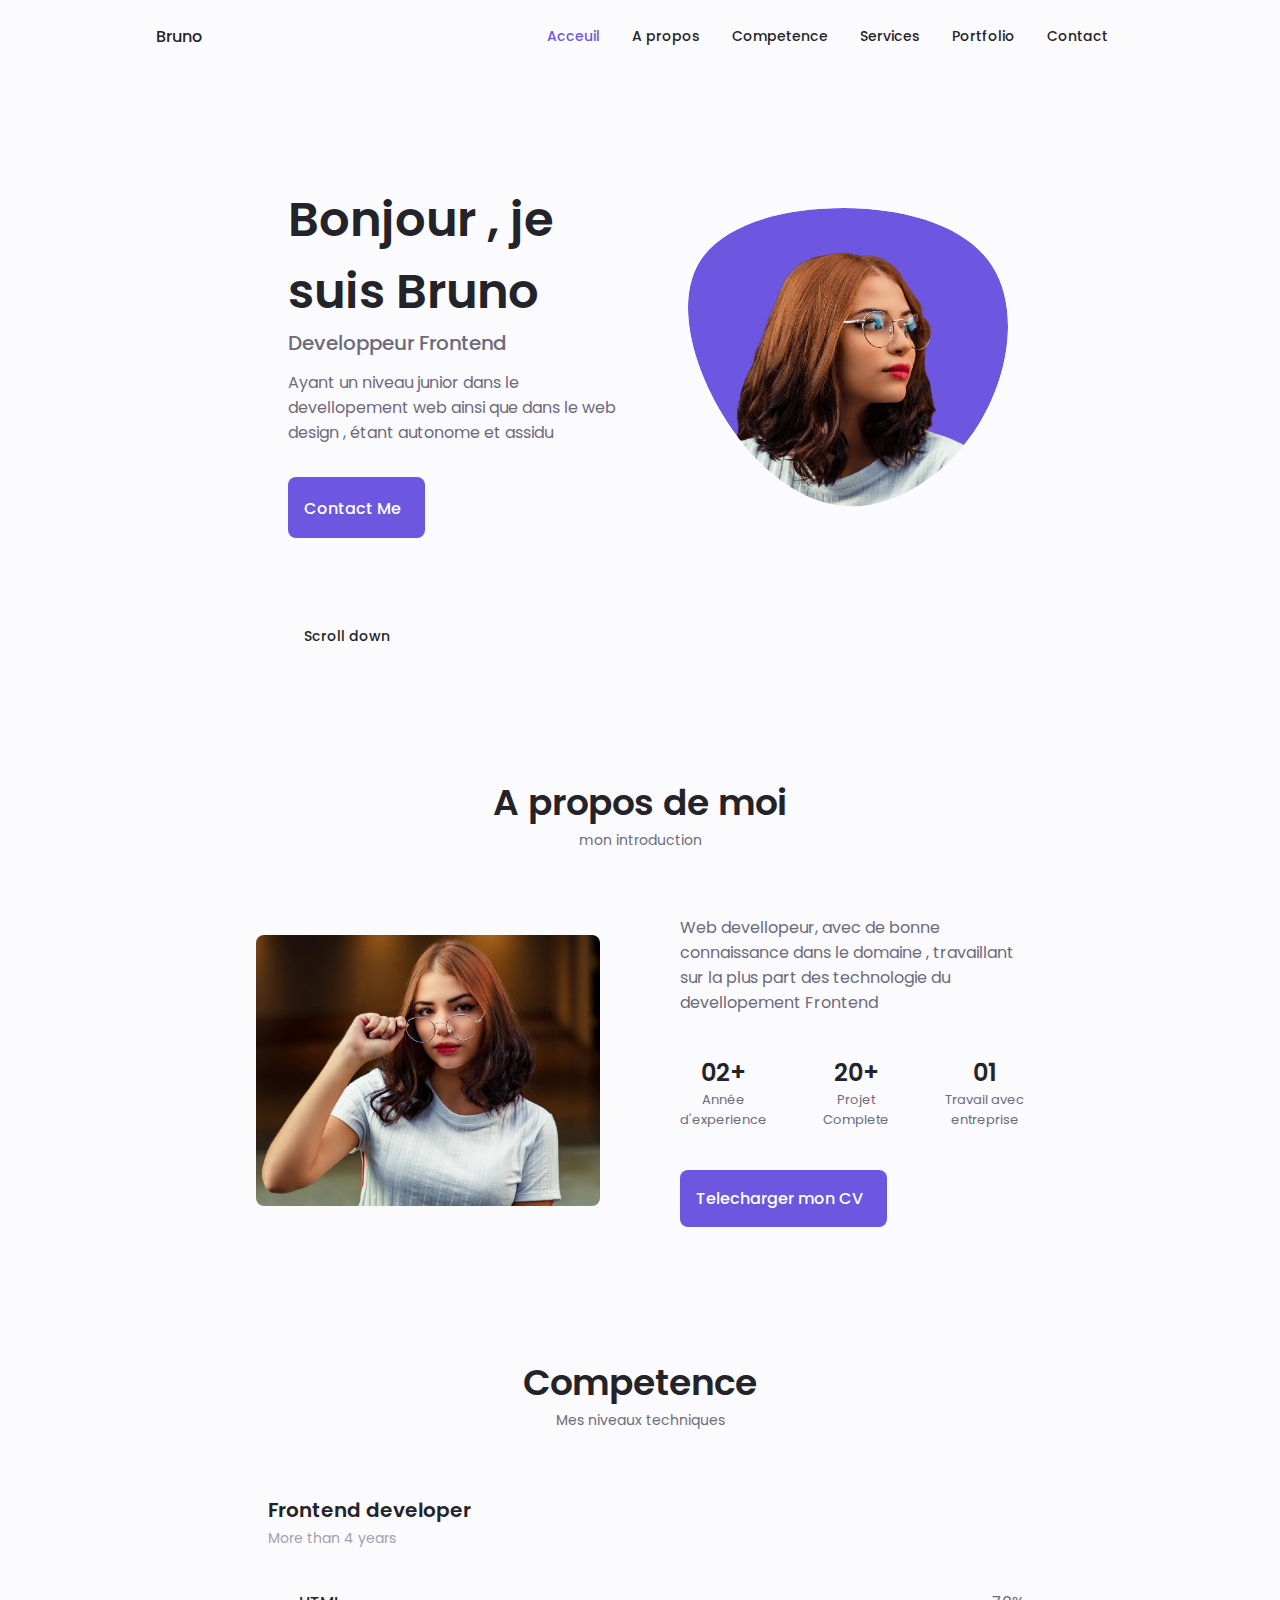
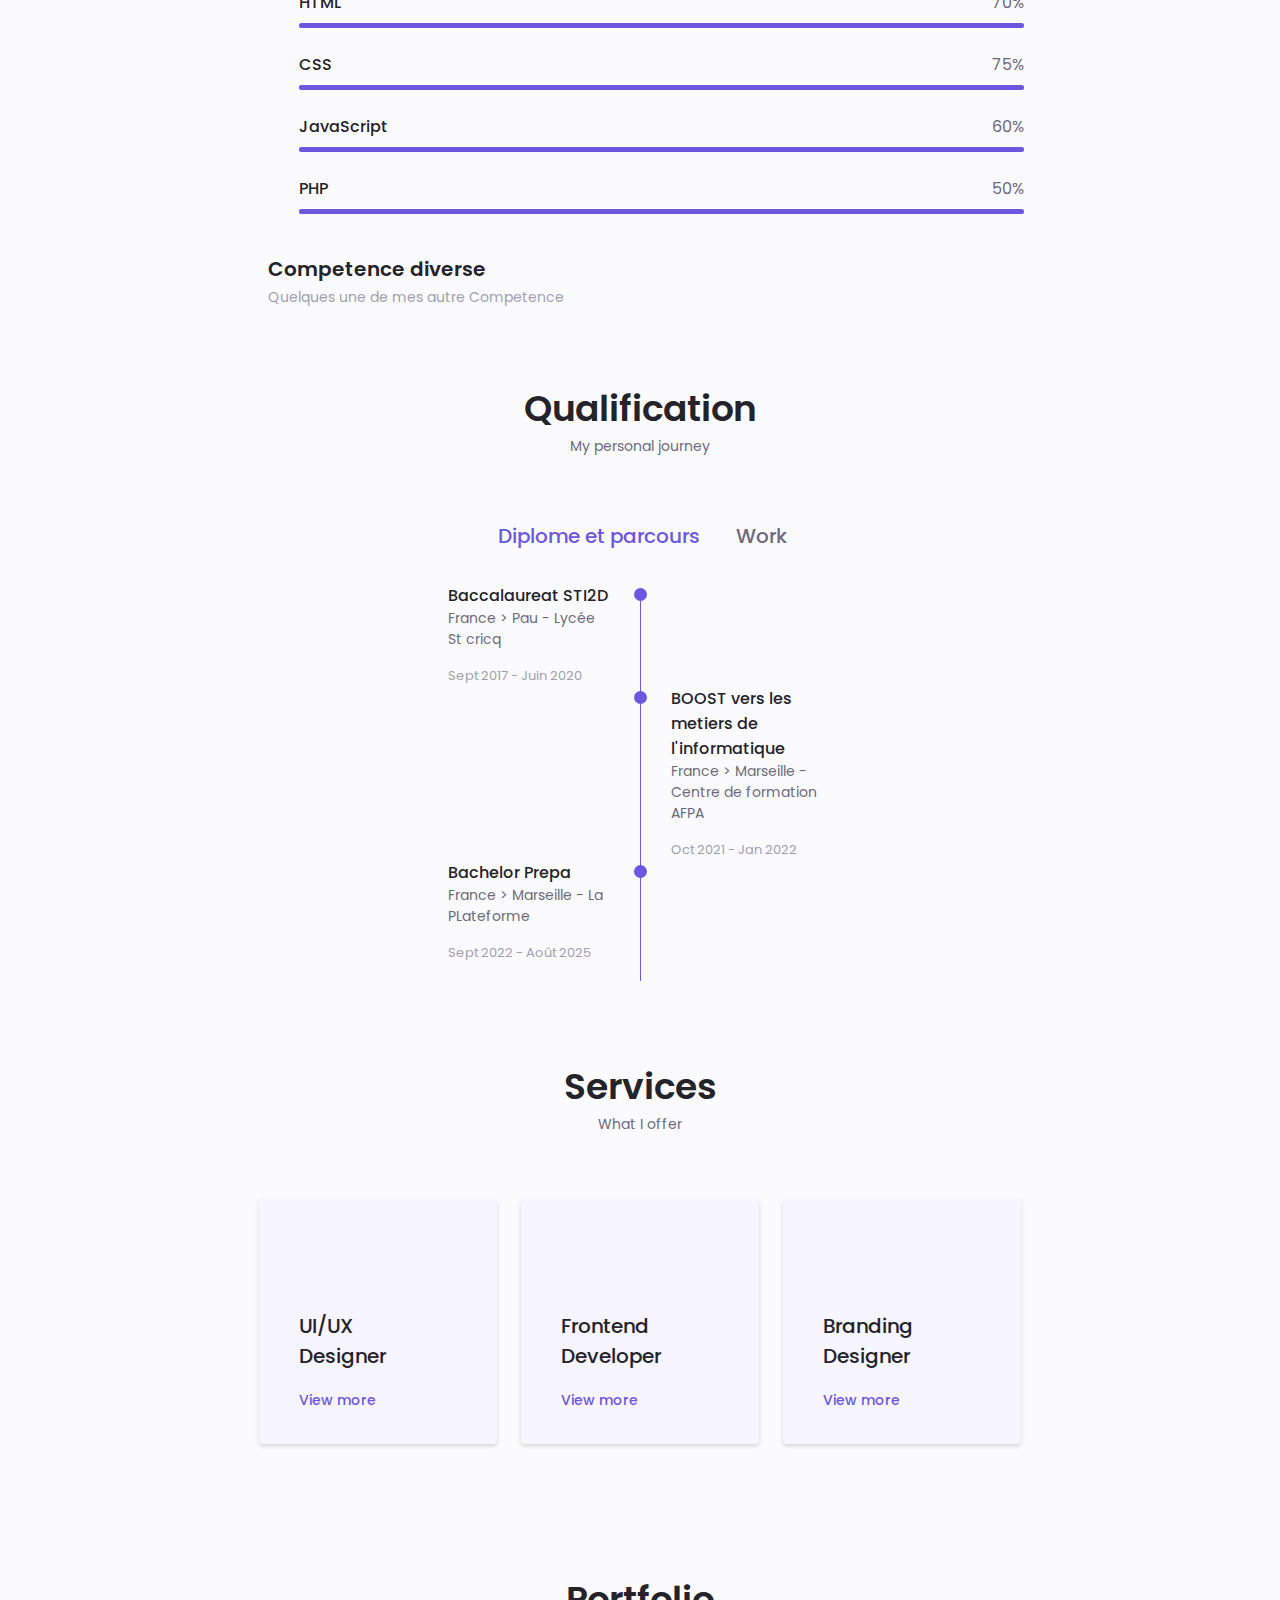
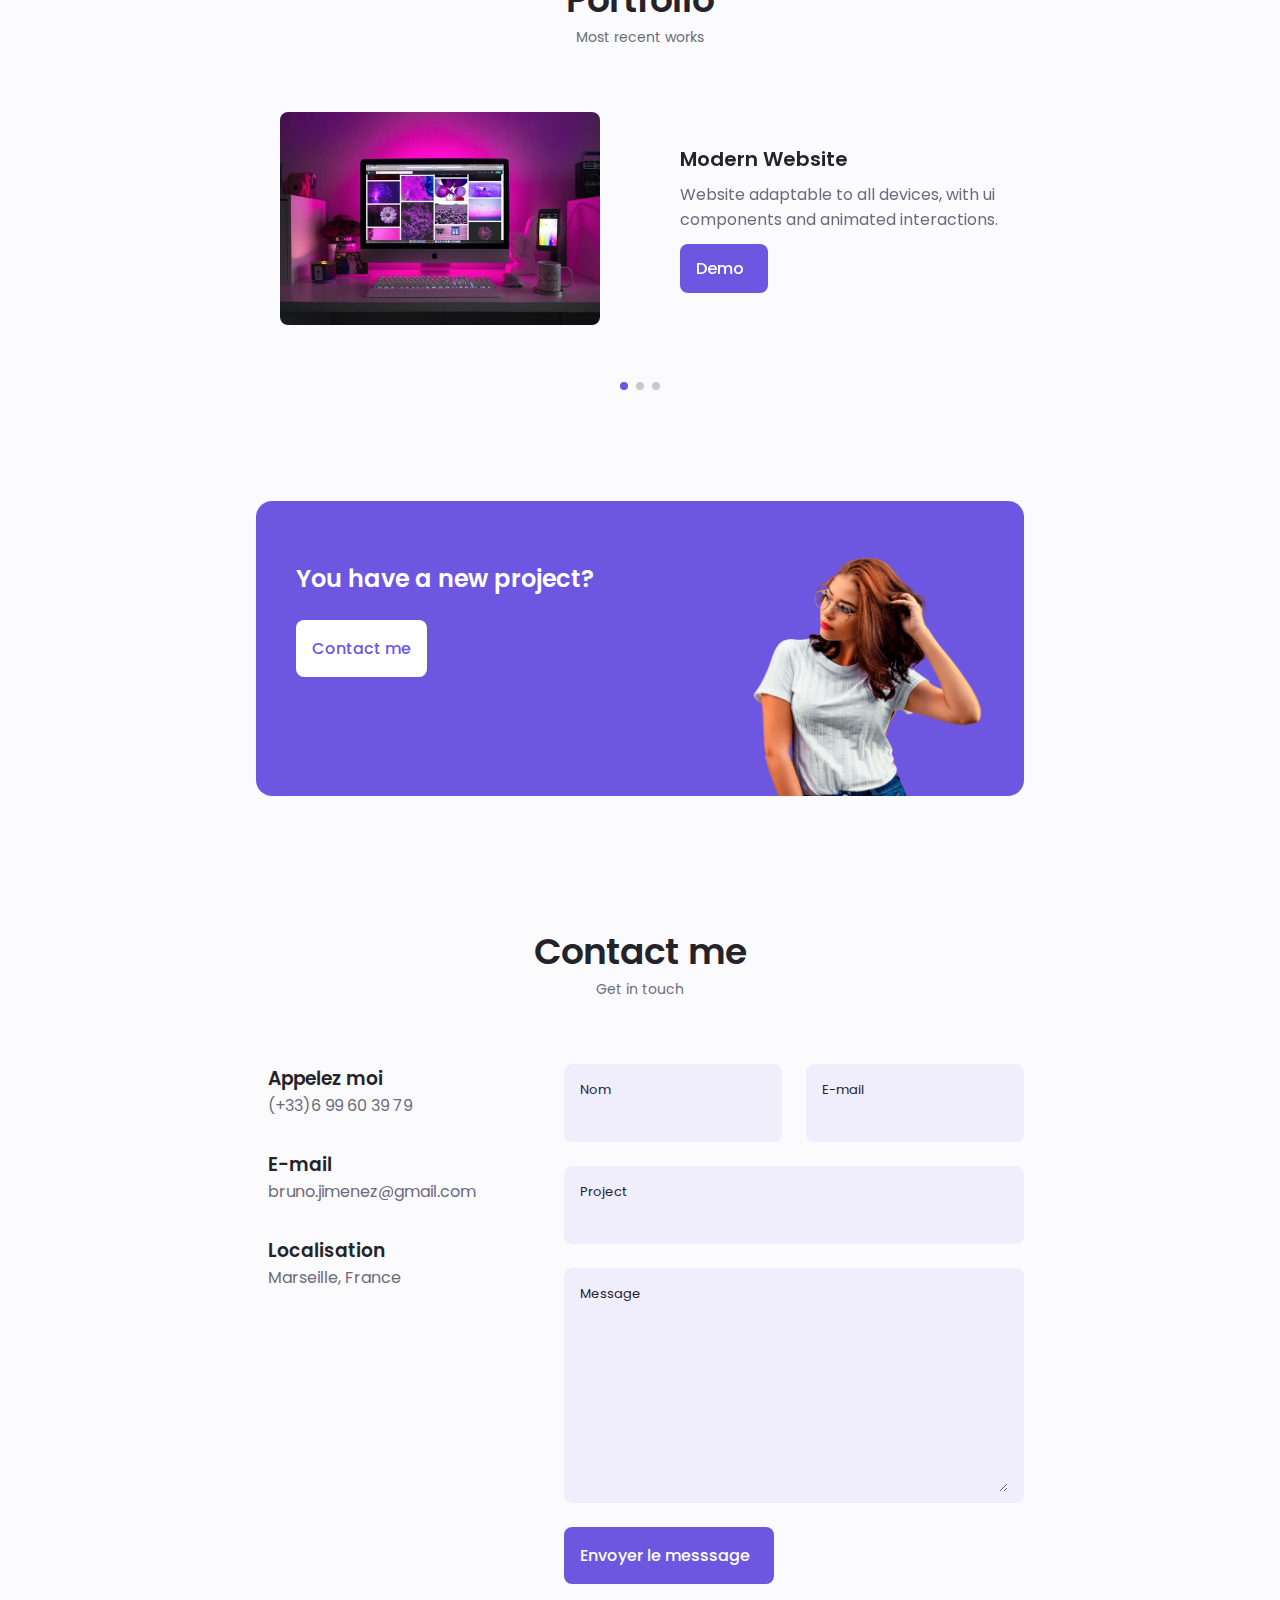
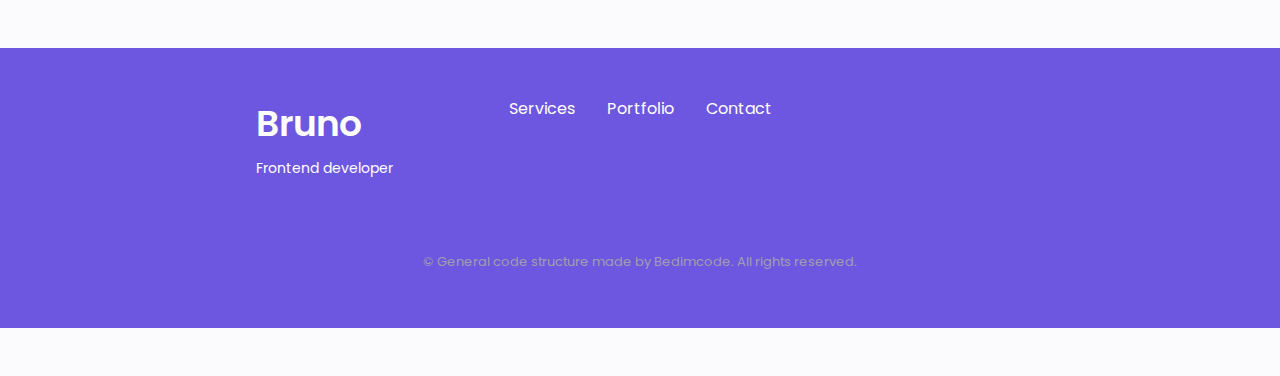
<file: Documents/portfolio/index.html>
<!DOCTYPE html>
<html lang="fr">

<head>
    <meta charset="UTF-8">
    <meta name="viewport" content="width=device-width, initial-scale=1.0">

    <!--==================== UNICONS ====================-->
    <link rel="stylesheet" href="https://unicons.iconscout.com/release/v4.0.0/css/line.css">

    <!--==================== SWIPER CSS ====================-->
    <link rel="stylesheet" href="assets/css/swiper-bundle.min.css">

    <!--==================== CSS ====================-->
    <link rel="stylesheet" href="assets/css/styles.css">

    <title>Bruno Portfolio</title>
</head>

<body>
    <!--==================== HEADER ====================-->
    <header class="header" id="header">
        <nav class="nav container">
            <a href="#" class="nav__logo">Bruno</a>

            <div class="nav__menu" id="nav-menu">
                <ul class="nav__list grid">
                    <li class="nav__item">
                        <a href="#home" class="nav__link active-link">
                            <i class="uil uil-estate nav__icon"></i>Acceuil
                        </a>
                    </li>
                    <li class="nav__item">
                        <a href="#about" class="nav__link">
                            <i class="uil uil-user nav__icon"></i>A propos
                        </a>
                    </li>
                    <li class="nav__item">
                        <a href="#skills" class="nav__link">
                            <i class="uil uil-file-alt nav__icon"></i>Competence
                        </a>
                    </li>
                    <li class="nav__item">
                        <a href="#services" class="nav__link">
                            <i class="uil uil-briefcase nav__icon"></i>Services
                        </a>
                    </li>
                    <li class="nav__item">
                        <a href="#portfolio" class="nav__link">
                            <i class="uil uil-scenery nav__icon"></i>Portfolio
                        </a>
                    </li>
                    <li class="nav__item">
                        <a href="#contact" class="nav__link">
                            <i class="uil uil-message nav__icon"></i>Contact
                        </a>
                    </li>
                </ul>
                <i class="uil uil-times nav__close" id="nav-close"></i>

            </div>

            <div class="nav__btns">

                <!-- Theme change button -->

                <i class="uil uil-moon change-theme" id="theme-button"></i>

                <div class="nav__toggle" id="nav-toggle">
                    <i class="uil uil-apps"> </i>

                </div>
            </div>
        </nav>
    </header>

    <!--==================== MAIN ====================-->
    <main class="main">
        <!--==================== HOME ====================-->
        <section class="home section" id="home">
            <div class="home__container container grid">
                <div class="home__content grid">
                    <div class="home__social">
                        <a href="https://www.linkedin.com/in/bruno-jimenez-7ba370274/" target="_blank" class="home__social-icon">
                            <i class="uil uil-linkedin-alt"></i>
                        </a>
                        <a href="https://dribbble.com/kyram" target="_blank" class="home__social-icon">
                            <i class="uil uil-dribbble"></i>
                        </a>
                        <a href="https://github.com/bruno-jimenez" target="_blank" class="home__social-icon">
                            <i class="uil uil-github-alt"></i>
                        </a>
                    </div>

                    <div class="home__img">
                        <svg class="home__blob" viewBox="0 0 200 187" xmlns="http://www.w3.org/2000/svg"
                            xmlns:xlink="http://www.w3.org/1999/xlink">
                            <mask id="mask0" mask-type="alpha">
                                <path d="M190.312 36.4879C206.582 62.1187 201.309 102.826 182.328 134.186C163.346 165.547 
                                    130.807 187.559 100.226 186.353C69.6454 185.297 41.0228 161.023 21.7403 129.362C2.45775 
                                    97.8511 -7.48481 59.1033 6.67581 34.5279C20.9871 10.1032 59.7028 -0.149132 97.9666 
                                    0.00163737C136.23 0.303176 174.193 10.857 190.312 36.4879Z" />
                            </mask>
                            <g mask="url(#mask0)">
                                <path d="M190.312 36.4879C206.582 62.1187 201.309 102.826 182.328 134.186C163.346 
                                    165.547 130.807 187.559 100.226 186.353C69.6454 185.297 41.0228 161.023 21.7403 
                                    129.362C2.45775 97.8511 -7.48481 59.1033 6.67581 34.5279C20.9871 10.1032 59.7028 
                                    -0.149132 97.9666 0.00163737C136.23 0.303176 174.193 10.857 190.312 36.4879Z" />
                                <image class="home__blob-img" x="12" y="18" xlink:href="assets/img/perfil.png" />
                            </g>
                        </svg>
                    </div>

                    <div class="home__data">
                        <h1 class="home__title">Bonjour , je suis Bruno</h1>
                        <h3 class="home__subtitle">Developpeur Frontend</h3>
                        <p class="home__description">Ayant un niveau junior dans le devellopement web ainsi que dans le web design , étant autonome et assidu</p>
                        <a href="#contact" class="button button-flex">
                            Contact Me <i class="uil uil-message button__icon"></i>
                        </a>
                    </div>
                </div>
                <div class="home__scroll">
                    <a href="#about" class="home__scroll-button button--flex">
                        <i class="uil uil-mouse-alt-2 home__scroll-mouse"></i>
                        <span class="home__scroll-name">Scroll down</span>
                        <i class="uil uil-arrow-down home__scroll-arrow"></i>
                    </a>
                </div>
            </div>
        </section>

        <!--==================== ABOUT ====================-->
        <section class="about section" id="about">
            <h2 class="section__title">A propos de moi</h2>
            <span class="section__subtitle">mon introduction</span>

            <div class="about__container container grid">
                <img src="assets/img/about.jpg" alt="" class="about__img">

                <div class="about__data">
                    <p class="about__description">Web devellopeur, avec de bonne connaissance dans le domaine , 
                    travaillant sur la plus part des technologie du devellopement Frontend
                    </p>

                    <div class="about__info">
                        <div>
                            <span class="about__info-title">02+</span>
                            <span class="about__info-name">Année <br>d'experience</span>
                        </div>

                        <div>
                            <span class="about__info-title">20+</span>
                            <span class="about__info-name">Projet <br> Complete</span>
                        </div>

                        <div>
                            <span class="about__info-title">01</span>
                            <span class="about__info-name">Travail avec<br> entreprise</span>
                        </div>
                    </div>

                    <div class="about__buttons">
                        <a download="" href="assets/pdf/Bruno_Jimenez_CV.pdf" class="button button--flex">
                            Telecharger mon CV<i class="uil uil-download-alt button__icon"></i>
                        </a>
                    </div>
                </div>
            </div>

        </section>

        <!--==================== SKILLS ====================-->
        <section class="skills section" id="skills">
            <h2 class="section__title">Competence</h2>
            <span class="section__subtitle">Mes niveaux techniques</span>

            <div class="skills__container container grid">
                <div>
                    <!--==================== SKILLS 1 ====================-->
                    <div class="skills__content skills__open">
                        <div class="skills__header">
                            <i class="uil uil-brackets-curly skills__icon"></i>

                            <div>
                                <h1 class="skills__title">Frontend developer</h1>
                                <span class="skills__subtitle">More than 4 years</span>
                            </div>

                            <i class="uil uil-angle-down skills__arrow"></i>
                        </div>

                        <div class="skills__list grid">
                            <div class="skills__data">
                                <div class="skills__titles">
                                    <h3 class="skills__name">HTML</h3>
                                    <span class="skills__number">70%</span>

                                </div>
                                <div class="skills__bar">
                                    <div class="skills__percentage skills__html"></div>
                                </div>

                            </div>

                            <div class="skills__data">
                                <div class="skills__titles">
                                    <h3 class="skills__name">CSS</h3>
                                    <span class="skills__number">75%</span>

                                </div>
                                <div class="skills__bar">
                                    <div class="skills__percentage skills__css"></div>
                                </div>

                            </div>

                            <div class="skills__data">
                                <div class="skills__titles">
                                    <h3 class="skills__name">JavaScript</h3>
                                    <span class="skills__number">60%</span>

                                </div>
                                <div class="skills__bar">
                                    <div class="skills__percentage skills__js"></div>
                                </div>

                            </div>

                            <div class="skills__data">
                                <div class="skills__titles">
                                    <h3 class="skills__name">PHP</h3>
                                    <span class="skills__number">50%</span>

                                </div>
                                <div class="skills__bar">
                                    <div class="skills__percentage skills__react"></div>
                                </div>

                            </div>
                        </div>
                    </div>
                    <!--==================== SKILLS 2 ====================-->
                    <div class="skills__content skills__close">
                        <div class="skills__header">
                            <i class="uil uil-server-network skills__icon"></i>

                            <div>
                                <h1 class="skills__title">Competence diverse</h1>
                                <span class="skills__subtitle">Quelques une de mes autre Competence</span>
                            </div>

                            <i class="uil uil-angle-down skills__arrow"></i>
                        </div>

                        <div class="skills__list grid">
                            <div class="skills__data">
                                <div class="skills__titles">
                                    <h3 class="skills__name">Python</h3>
                                    <span class="skills__number">65%</span>

                                </div>
                                <div class="skills__bar">
                                    <div class="skills__percentage skills__node"></div>
                                </div>

                            </div>

                            <div class="skills__data">
                                <div class="skills__titles">
                                    <h3 class="skills__name">Photoshop</h3>
                                    <span class="skills__number">55%</span>

                                </div>
                                <div class="skills__bar">
                                    <div class="skills__percentage skills__firebase"></div>
                                </div>

                            </div>

                            <div class="skills__data">
                                <div class="skills__titles">
                                    <h3 class="skills__name">Anglais</h3>
                                    <span class="skills__number">75%</span>

                                </div>
                                <div class="skills__bar">
                                    <div class="skills__percentage skills__firebase"></div>
                                </div>

                            </div>
                                                 


                    </div>
                </div>
            </div>
            </div>


            </div>
            </div>

        </section>

        <!--==================== QUALIFICATION ====================-->
        <section class="qualification__section">
            <h2 class="section__title">Qualification</h2>
            <span class="section__subtitle">My personal journey</span>

            <div class="qualification__container container">
                <div class="qualification__tabs">
                    <div class="qualification__button button--flex qualification__active" data-target='#education'>
                        <i class="uil uil-graduation-cap qualification__icon"></i>
                        Diplome et parcours
                    </div>

                    <div class="qualification__button button--flex" data-target="#work">
                        <i class="uil uil-briefcase-alt qualification__icon"></i>
                        Work
                    </div>
                </div>

                <div class="qualification__sections">
            <!--==================== QUALIFICATION CONTENT 1 ====================-->
            <div class="qualification__content qualification__active" data-content id="education">
             <!--==================== QUALIFICATION 1 ====================--> 
             <div class="qualification__data">
                 <div>
                     <h3 class="qualification__title">Baccalaureat STI2D</h3>
                     <span class="qualification__subtitle">France > Pau - Lycée St cricq</span>
                     <div class="qualification__calendar">
                        <i class="uil uil-calendar-alt"></i>
                        Sept 2017 - Juin 2020
                     </div>
                 </div>

                 <div>
                     <span class="qualification__rounder"></span>
                     <span class="qualification__line"></span>
                 </div>
             </div>
             
             <!--==================== QUALIFICATION 2 ====================--> 
             <div class="qualification__data">
                <div></div>
                <div>
                   <span class="qualification__rounder"></span>
                   <span class="qualification__line"></span>
                </div>

                <div>
                    <h3 class="qualification__title">BOOST vers les metiers de l'informatique</h3>
                    <span class="qualification__subtitle">France > Marseille - Centre de formation AFPA</span>
                    <div class="qualification__calendar">
                       <i class="uil uil-calendar-alt"></i>
                       Oct 2021 - Jan 2022
                    </div>
                </div>
            </div> 

            <!--==================== QUALIFICATION 3 ====================--> 
            <div class="qualification__data">
                <div>
                    <h3 class="qualification__title">Bachelor Prepa</h3>
                    <span class="qualification__subtitle">France > Marseille - La PLateforme</span>
                    <div class="qualification__calendar">
                       <i class="uil uil-calendar-alt"></i>
                       Sept 2022 -  Août 2025
                    </div>
                </div>

                <div>
                    <span class="qualification__rounder"></span>
                    <span class="qualification__line"></span>
                </div>
            </div> 

            <!--
                ==================== QUALIFICATION 4 ====================
                
            <div class="qualification__data">
                <div></div>
                <div>
                    <span class="qualification__rounder"></span>
                   <span class="qualification__line"></span> 
                </div>

                <div>
                    <h3 class="qualification__title">Master in UI/UX</h3>
                    <span class="qualification__subtitle">Peru - University</span>
                    <div class="qualification__calendar">
                       <i class="uil uil-calendar-alt"></i>
                       2019 - 2021
                    </div>
                </div>

                
            </div>-->
            </div> 
            <!--==================== QUALIFICATION CONTENT 2 ====================-->
            <div class="qualification__content" data-content id="work">
                <!--==================== QUALIFICATION 1 ====================--> 
                <div class="qualification__data">
                    <div>
                        <h3 class="qualification__title">Creation de Site Web</h3>
                        <span class="qualification__subtitle">KSO conseil et formation - Marseille</span>
                        <div class="qualification__calendar">
                           <i class="uil uil-calendar-alt"></i>
                           2022
                        </div>
                    </div>
   
                    <div>
                        <span class="qualification__rounder"></span>
                        <span class="qualification__line"></span>
                    </div>
                </div>
                <!--
                ==================== QUALIFICATION 2 ====================
                <div class="qualification__data">
                   <div></div>
                   <div>
                      <span class="qualification__rounder"></span>
                      <span class="qualification__line"></span>
                   </div>
   
                   <div>
                       <h3 class="qualification__title">Frontend - Developer</h3>
                       <span class="qualification__subtitle">Apple Inc - Spain</span>
                       <div class="qualification__calendar">
                          <i class="uil uil-calendar-alt"></i>
                          2018 - 2020
                       </div>
                   </div>
               </div> 
   
               ==================== QUALIFICATION 3 ====================
               <div class="qualification__data">
                   <div>
                       <h3 class="qualification__title">UI Designer</h3>
                       <span class="qualification__subtitle">Figma - Spain</span>
                       <div class="qualification__calendar">
                          <i class="uil uil-calendar-alt"></i>
                          2017 - 2019
                       </div>
                   </div>
   
                   <div>
                       <span class="qualification__rounder"></span>
                        <span class="qualification__line"></span> 
                   </div>
               </div> 
          
               </div> 
             
               </div> -->
            </div>
        </section>
      
        <!--==================== SERVICES ====================-->
        <section class="services section" id="services">
            <h2 class="section__title">Services</h2>
            <span class="section__subtitle">What I offer</span>

            <div class="services__container container grid">
        <!--==================== SERVICES 1 ====================-->  
        <div class="services__content">
            <div>
                <i class="uil uil-web-grid services__icon"></i>
                <h3 class="services__title">UI/UX <br> Designer</h3>
            </div>
            <span class="button button--flex button--small button--link services__button">
                View more
                <i class="uil uil-arrow-right button__icon"></i>
            </span>

            <div class="services__modal">
                <div class="services__modal-content">
                    <h4 class="services__modal-title">UI/UX <br> Designer</h4>
                    <i class="uil uil-times services__modal-close"></i>

                    <ul class="services__modal-services grid">
                        <li class="services__modal-service">
                            <i class="uil uil-check-circle services__modal-icon"></i>
                            <p>I develop the user interface.</p>
                        </li>

                        <li class="services__modal-service">
                            <i class="uil uil-check-circle services__modal-icon"></i>
                            <p>Webpage development.</p>
                        </li>

                        <li class="services__modal-service">
                            <i class="uil uil-check-circle services__modal-icon"></i>
                            <p>I create Ux element interactions.</p>
                        </li>

                        <li class="services__modal-service">
                            <i class="uil uil-check-circle services__modal-icon"></i>
                            <p>I position your company brand.</p>
                        </li>
                    </ul>
                </div>
            </div>
        </div>  
        
        <!--==================== SERVICES 2 ====================-->  
        <div class="services__content">
            <div>
                <i class="uil uil-arrow services__icon"></i>
                <h3 class="services__title">Frontend <br> Developer</h3>
            </div>
            <span class="button button--flex button--small button--link services__button">
                View more
                <i class="uil uil-arrow-right button__icon"></i>
            </span>

            <div class="services__modal">
                <div class="services__modal-content">
                    <h4 class="services__modal-title">Frontend <br> Developer</h4>
                    <i class="uil uil-times services__modal-close"></i>

                    <ul class="services__modal-services grid">
                        <li class="services__modal-service">
                            <i class="uil uil-check-circle services__modal-icon"></i>
                            <p>I develop the user interface.</p>
                        </li>

                        <li class="services__modal-service">
                            <i class="uil uil-check-circle services__modal-icon"></i>
                            <p>Webpage development.</p>
                        </li>

                        <li class="services__modal-service">
                            <i class="uil uil-check-circle services__modal-icon"></i>
                            <p>I create Ux element interactions.</p>
                        </li>

                        <li class="services__modal-service">
                            <i class="uil uil-check-circle services__modal-icon"></i>
                            <p>I position your company brand.</p>
                        </li>
                    </ul>
                </div>
            </div>
        </div> 

        <!--==================== SERVICES 3 ====================-->  
        <div class="services__content">
            <div>
                <i class="uil uil-pen services__icon"></i>
                <h3 class="services__title">Branding <br> Designer</h3>
            </div>
            <span class="button button--flex button--small button--link services__button">
                View more
                <i class="uil uil-arrow-right button__icon"></i>
            </span>

            <div class="services__modal">
                <div class="services__modal-content">
                    <h4 class="services__modal-title">Branding <br> Designer</h4>
                    <i class="uil uil-times services__modal-close"></i>

                    <ul class="services__modal-services grid">
                        <li class="services__modal-service">
                            <i class="uil uil-check-circle services__modal-icon"></i>
                            <p>I develop the user interface.</p>
                        </li>

                        <li class="services__modal-service">
                            <i class="uil uil-check-circle services__modal-icon"></i>
                            <p>Webpage development.</p>
                        </li>

                        <li class="services__modal-service">
                            <i class="uil uil-check-circle services__modal-icon"></i>
                            <p>I create Ux element interactions.</p>
                        </li>

                        <li class="services__modal-service">
                            <i class="uil uil-check-circle services__modal-icon"></i>
                            <p>I position your company brand.</p>
                        </li>
                    </ul>
                </div>
            </div>
        </div> 
            </div>
        </section>
        <!--==================== PORTFOLIO ====================-->
        <section class="portfolio section" id="portfolio">

            <h2 class="section__title">Portfolio</h2>
            <span class="section__subtitle">Most recent works</span>

            <div class="portfolio__container container swiper-container">
                <div class="swiper-wrapper">
        <!--==================== PORTFOLIO 1 ====================-->
        
            <div class="portfolio__content grid swiper-slide">
                <img src="assets/img/portfolio1.jpg" alt="" class="portfolio__img">

                <div class="portfolio_">
                    <h3 class="portfolio__title">Modern Website</h3>
                    <p class="portfolio__description">Website adaptable to all devices, 
                        with ui components and animated interactions.</p>
                    <a href="#" class="button button--flex button--small portfolio__button">
                        Demo
                        <i class="uil uil-arrow-right button__icon"></i>
                    </a>
                </div>
            </div>

            <!--==================== PORTFOLIO 2 ====================-->
        
            <div class="portfolio__content grid swiper-slide">
                <img src="assets/img/portfolio2.jpg" alt="" class="portfolio__img">

                <div class="portfolio_">
                    <h3 class="portfolio__title">Brand design</h3>
                    <p class="portfolio__description">Website adaptable to all devices, with 
                        ui components and animated interactions.</p>
                    <a href="#" class="button button--flex button--small portfolio__button">
                        Demo
                        <i class="uil uil-arrow-right button__icon"></i>
                    </a>
                </div>
            </div>

            <!--==================== PORTFOLIO 3 ====================-->
       
            <div class="portfolio__content grid swiper-slide">
                <img src="assets/img/portfolio3.jpg" alt="" class="portfolio__img">

                <div class="portfolio_">
                    <h3 class="portfolio__title">Online store</h3>
                    <p class="portfolio__description">Website adaptable to all devices, with 
                        ui components and animated interactions.</p>
                    <a href="#" class="button button--flex button--small portfolio__button">
                        Demo
                        <i class="uil uil-arrow-right button__icon"></i>
                    </a>
                </div>
            </div>
                </div>

            <!-- add arrows-->
            <div class="swiper-button-next">
                <i class="uil uil-angle-right-b swiper-portfolio-icon"></i>
            </div>

            <div class="swiper-button-prev">
                <i class="uil uil-angle-left-b swiper-portfolio-icon"></i>
            </div>

            <!-- Add Pagination -->
            <div class="swiper-pagination"></div>
            
        
        </div>

        </section>

        <!--==================== PROJECT IN MIND ====================-->
        <section class="project section">

            <div class="project__bg">
                <div class="project__container container grid">
                    <div class="project__data">
                        <h2 class="project__title">You have a new project?</h2>
                        <p class="project__description"></p>
                        <a href="#contact" class="button button--flex button--white">Contact me</a>
                        <i class="uil uil-message project__icon button__icon"></i>
                    </div>

                    <img src="assets/img/project.png" alt="" class="project__img">
                </div>
            </div>

        </section>
<!--
        ==================== TESTIMONIAL ====================
        <section class="testimonial section">

            <h2 class="section__title">Testimonials</h2>
            <span class="section__subtitle">My client saying</span>

            <div class="testimonial__container swiper-container">
                <div class="swiper-wrapper">
                ==================== TESTIMONIAL 1 ====================
                <div class="testimonial__content swiper-slide">
                    <div class="testimonial__data">
                        <div class="testimonial__header">
                            <img src="assets/img/testimonial1.jpg" alt="" class="testimonial__img">
                            
                            <div>
                                <h3 class="testimonial__name">Sara Smith</h3>
                                <span class="testimonial__client">Client</span>
                            </div>
                        </div>
                        <div>
                            <i class="uil uil-star testimonial__icon-star"></i>
                            <i class="uil uil-star testimonial__icon-star"></i>
                            <i class="uil uil-star testimonial__icon-star"></i>
                            <i class="uil uil-star testimonial__icon-star"></i>
                            <i class="uil uil-star testimonial__icon-star"></i>
                        </div>
                    </div>

                    <p class="testimonial__description">
                    </p>
                </div>
                ==================== TESTIMONIAL 2 ====================
                <div class="testimonial__content swiper-slide">
                    <div class="testimonial__data">
                        <div class="testimonial__header">
                            <img src="assets/img/testimonial2.jpg" alt="" class="testimonial__img">
                            
                            <div>
                                <h3 class="testimonial__name">John Doe</h3>
                                <span class="testimonial__client">Client</span>
                            </div>
                        </div>
                        <div>
                            <i class="uil uil-star testimonial__icon-star"></i>
                            <i class="uil uil-star testimonial__icon-star"></i>
                            <i class="uil uil-star testimonial__icon-star"></i>
                            <i class="uil uil-star testimonial__icon-star"></i>
                            <i class="uil uil-star testimonial__icon-star"></i>
                        </div>
                    </div>

                    <p class="testimonial__description">I get a good impression, I carry out my project with all the 
                        possible quality and attention and support 24 hours a day.
                    </p>
                </div>
                ==================== TESTIMONIAL 3 ====================
                <div class="testimonial__content swiper-slide">
                    <div class="testimonial__data">
                        <div class="testimonial__header">
                            <img src="assets/img/testimonial3.jpg" alt="" class="testimonial__img">
                            
                            <div>
                                <h3 class="testimonial__name">Lulu da Pomerânia</h3>
                                <span class="testimonial__client">Client</span>
                            </div>
                        </div>
                        <div>
                            <i class="uil uil-star testimonial__icon-star"></i>
                            <i class="uil uil-star testimonial__icon-star"></i>
                            <i class="uil uil-star testimonial__icon-star"></i>
                            <i class="uil uil-star testimonial__icon-star"></i>
                            <i class="uil uil-star testimonial__icon-star"></i>
                        </div>
                    </div>

                    <p class="testimonial__description">I get a good impression, I carry out my project with all the 
                        possible quality and attention and support 24 hours a day.</p>
                </div>      
                </div>

                 Add pagination
                <div class="swiper-pagination swiper-pagination-testimonial"></div>
            </div>
            </section>
-->
        <!--==================== CONTACT ME ====================-->
        <section class="contact section" id="contact">
            <h2 class="section__title">Contact me</h2>
            <span class="section__subtitle">Get in touch</span>

            <div class="contact__container container grid">
                <div>
                    <div class="contact__information">
                        <i class="uil uil-phone-alt contact__icon"></i>

                        <div>
                            <h3 class="contact__title">Appelez moi</h3>
                            <span class="contatc__subtitle">(+33)6 99 60 39 79</span>
                        </div>
                    </div>

                    <div class="contact__information">
                        <i class="uil uil-envelope contact__icon"></i>

                        <div>
                            <h3 class="contact__title">E-mail</h3>
                            <span class="contatc__subtitle">bruno.jimenez@gmail.com</span>
                        </div>
                    </div>

                    <div class="contact__information">
                        <i class="uil uil-map-marker contact__icon"></i>

                        <div>
                            <h3 class="contact__title">Localisation</h3>
                            <span class="contatc__subtitle">Marseille, France</span>
                        </div>
                    </div>
                </div>

                <form action="" class="contact__form grid">
                    <div class="contact__inputs grid">
                        <div class="contact__content">
                            <label for="" class="contact__label">Nom</label>
                            <input type="text" class="contact__input">
                        </div>

                        <div class="contact__content">
                            <label for="" class="contact__label">E-mail</label>
                            <input type="email" class="contact__input">
                        </div>
                    </div>

                    <div class="contact__content">
                        <label for="" class="contact__label">Project</label>
                        <input type="text" class="contact__input">
                    </div>

                    <div class="contact__content">
                        <label for="" class="contact__label">Message</label>
                        <textarea name="" id="" cols="0" rows="7" class="contact__input"></textarea>
                    </div>

                    <div>
                        <a href="#" class="button button--flex">
                            Envoyer le messsage
                            <i class="uil uil-message button__icon"></i>
                        </a>
                    </div>
                </form>
            </div>

        </section>
    </main>

    <!--==================== FOOTER ====================-->
    <footer class="footer">

        <div class="footer__bg">
            <div class="footer__container container grid">
                <div>
                    <h1 class="footer__title">Bruno</h1>
                    <span class="footer__subtitle">Frontend developer</span>
                </div>

                <ul class="footer__links">
                    <li>
                        <a href="#services" class="footer__link">Services</a>
                    </li>
                    <li>
                        <a href="#portfolio" class="footer__link">Portfolio</a>
                    </li>
                    <li>
                        <a href="#contact" class="footer__link">Contact</a>
                    </li>
                </ul>

                <div class="footer__socials">
                    <a href="http://facebook.com" target="_blank" class="footer__social">
                        <i class="uil uil-facebook"></i>
                    </a>
                    <a href="http://instagram.com" target="_blank" class="footer__social">
                        <i class="uil uil-instagram"></i>
                    </a>
                    <a href="http://twitter.com/" target="_blank" class="footer__social">
                        <i class="uil uil-twitter-alt"></i>
                    </a>
                </div>
            </div>

            <p class="footer__copy">&#169; General code structure made by Bedimcode. All rights reserved.</p>
        </div>

    </footer>

    <!--==================== SCROLL TOP ====================-->
    <a href="#" class="scrollup" id="scroll-up">
        <i class="uil uil-arrow-up scrollup__icon"></i>
    </a>
    

    <!--==================== SWIPER JS ====================-->
    <script src="assets/js/swiper-bundle.min.js"></script>

    <!--==================== MAIN JS ====================-->
    <script src="assets/js/main.js"></script>
</body>

</html>
</file>
<file: Documents/portfolio/assets/css/styles.css>
/*==================== GOOGLE FONTS ====================*/
@import url('https://fonts.googleapis.com/css2?family=Poppins:wght@400;500;600&display=swap');

/*==================== VARIABLES CSS ====================*/
:root {
    --header-height: 3rem;

    /*========== Colors ==========*/
    /* Change favorite color */
    --hue-color: 250; /*Purple 250 - Green 142 - Blue 230 - Pink 340*/

    /* HSL color mode */
    --first-color: hsl(var(--hue-color), 69%, 61%);
    --first-color-second: hsl(var(--hue-color), 69%, 61%) ;
    --first-color-alt: hsl(var(--hue-color), 57%, 53%);
    --first-color-lighter: hsl(var(--hue-color), 92%, 85%);
    --title-color: hsl(var(--hue-color), 9%, 15%);
    --text-color: hsl(var(--hue-color), 8%, 45%);
    --text-color-light: hsl(var(--hue-color), 8%, 65%);
    --input-color: hsl(var(--hue-color), 70%, 96%);
    --body-color: hsl(var(--hue-color), 60%, 99%);
    --container-color: hsl(var(--hue-color), 100%, 98%);
    --scroll-bar-color: hsl(var(--hue-color), 12%, 90%);
    --scroll-thumb-color: hsl(var(--hue-color), 12%, 80%);

    /*========== Font and typography ==========*/
    --body-font: 'Poppins', sans-serif;

    /* .5rem = 8px, 1rem = 16px, 1.5rem = 24px ... */
    --big-font-size: 2rem;
    --h1-font-size: 1.5rem;
    --h2-font-size: 1.25rem;
    --h3-font-size: 1.125rem;
    --normal-font-size: .938rem;
    --small-font-size: .813rem;
    --smaller-font-size: .75rem;

    /*========== Font weight ==========*/
    --font-medium: 500;
    --font-semi-bold: 600;

    /*========== Margenes Bottom ==========*/
    /* .25rem = 4px, .5rem = 8px, .75rem = 12px ... */
    --mb-0-25: .25rem;
    --mb-0-5: .5rem;
    --mb-0-75: .75rem;
    --mb-1: 1rem;
    --mb-1-5: 1.5rem;
    --mb-2: 2rem;
    --mb-2-5: 2.5rem;
    --mb-3: 3rem;

    /*========== z index ==========*/
    --z-tooltip: 10;
    --z-fixed: 100;
    --z-modal: 1000;
}

/* Font size for large devices */
@media screen and (min-width: 968px) {
    :root {
        --big-font-size: 3rem;
        --h1-font-size: 2.25rem;
        --h2-font-size: 1.5rem;
        --h3-font-size: 1.25rem;
        --normal-font-size: 1rem;
        --small-font-size: .875rem;
        --smaller-font-size: .813rem;
    }
}

/*========== Variables Dark theme ==========*/
body.dark-theme {
    /* HSL color mode */
--first-color-second: hsl(var(--hue-color), 30%, 8%);
--title-color: hsl(var(--hue-color), 8%, 95%);
--text-color: hsl(var(--hue-color), 8%, 45%);
--text-color-light: hsl(var(--hue-color), 8%, 75%);
--input-color: hsl(var(--hue-color), 29%, 16%);
--body-color: hsl(var(--hue-color), 28%, 12%);
--container-color: hsl(var(--hue-color), 29%, 16%);
--scroll-bar-color: hsl(var(--hue-color), 12%, 48%);
--scroll-thumb-color: hsl(var(--hue-color), 12%, 36%);
}


/*========== Button Dark/Light ==========*/
.nav__btns {
    display: flex;
    align-items: center;

}

.change-theme {
    font-size: 1.25rem;
    color: var(--title-color);
    margin-right: var(--mb-1);
    cursor: pointer;
}

.change-theme:hover {
    color: var(--first-color);
}



/*==================== BASE ====================*/
* {
    box-sizing: border-box;
    padding: 0;
    margin: 0;
}

html {
    scroll-behavior: smooth;
}

body {
    margin: 0 0 var(--header-height) 0;
    font-family: var(--body-font);
    font-size: var(--normal-font-size);
    background-color: var(--body-color);
    color: var(--text-color);
}

h1, h2, h3, h4 {
    color: var(--title-color);
    font-weight: var(--font-semi-bold);
}

ul {
    list-style: none;
}

a {
    text-decoration: none;
}

img {
    max-width: 100%;
    height: auto;
}

/*==================== REUSABLE CSS CLASSES ====================*/
.section {
    padding: 2rem 0 4rem;

}

.section__title {
    font-size: var(--h1-font-size);
}

.section__subtitle {
    display: block;
    font-size: var(--small-font-size);
    margin-bottom: var(--mb-3);
}

.section__title, .section__subtitle {
    text-align: center;
}

/*==================== LAYOUT ====================*/
.container {
    max-width: 768px;
    margin-left: var(--mb-1-5);
    margin-right: var(--mb-1-5);
}

.grid {
    display: grid;
    gap: 1.5rem;
}

.header {
    width: 100%;
    position: fixed;
    bottom: 0;
    left: 0;
    z-index: var(--z-fixed);
    background-color: var(--body-color);

}

/*==================== NAV ====================*/

.nav {
    max-width: 968px;
    height: var(--header-height);
    display: flex;
    justify-content: space-between;
    align-items: center; 

}

.nav__logo, .nav__toggle {
    color: var(--title-color);
    font-weight: var(--font-medium);
}

.nav__logo:hover {
    color: var(--first-color)
}

.nav__toggle {
    font-size: 1.1rem;
    cursor: pointer;

}

.nav__toggle:hover {
    color: var(--first-color);
}

@media screen and (max-width: 767px) {
    .nav__menu {
        position: fixed;
        bottom: -100%;
        left: 0;
        width: 100%;
        background-color: var(--body-color);
        padding: 2rem, 1.5rem, 4rem;
        box-shadow: 0 -1px 4px rgba(0,0,0,.15);
        border-radius: 1.5rem 1.5rem 0 0;
        transition: .3s;
    }
}

.nav__list {
    grid-template-columns: repeat(3, 1fr);
    gap: 2rem;
}

.nav__link {
    display: flex;
    flex-direction: column;
    align-items: center;
    font-size: var(--small-font-size);
    color: var(--title-color);
    font-weight: var(--font-medium);

}

.nav__link:hover {
    color: var(--first-color);
}

.nav__icon {
    font-size: 1.2rem;
}

.nav__close {
    position: absolute;
    right: 1.3rem;
    bottom: .5rem;
    font-size: 1.5rem;
    cursor: pointer;
    color: var(--first-color)
}

.nav__close:hover {
    color: var(--first-color-alt)
}
/* show menu */
.show-menu{
    bottom: 0
}

/* Active link */
.active-link {
    color: var(--first-color);
}

/* Change background header */
.scroll-header {
    box-shadow: 0 -1px 4px rgba(0,0,0, .15);
    
}

/*==================== HOME ====================*/
.home__container {
    gap: 1rem;
}

.home__content{
    grid-template-columns: .5fr 3fr;
    padding-top: 3.5rem;
    align-items: center;
}



.home__social {
    display: grid;
    grid-template-columns: max-content;
    row-gap: 1rem;
}

.home__social-icon {
    font-size: 1.25rem;
    color: var(--first-color);
}

.home__social-icon:hover {
    color: var(--first-color-alt)
}

.home__blob {
    width: 200px;
    fill: var(--first-color);
}

.home__blob-img {
    width: 170px;
}

.home__data {
    grid-column: 1/3;
}

.home__title {
    font-size: var(--big-font-size);
}

.home__subtitle {
    font-size: var(--h3-font-size);
    color: var(--text-color);
    font-weight: var(--font-medium);
    margin-bottom: var(--mb-0-75);
}

.home__description {
    margin-bottom: var(--mb-2);
}

.home__scroll {
    /* display: none; */
}

.home__scroll-button {
    color: var(--first-color);
    transition: 3s;

}

.home__scroll-button:hover {
    transform: translateY(0.25rem);
}

.home__scroll-mouse {
    font-size: 2rem;

}

.home__scroll-name {
    font-size: var(--small-font-size);
    color: var(--title-color);
    font-weight: var(--font-medium);
    margin-right: var(--mb-0-25);

}

.home__scroll-arrow {
    font-size: 1.25rem;

}
/*==================== BUTTONS ====================*/

.button {
    display: inline-block;
    background-color: var(--first-color);
    color: #FFFF;
    padding: 1rem;
    border-radius: .5rem;
    font-weight: var(--font-medium);

}

.button:hover {
    background-color: var(--first-color-alt);
}

.button__icon {
    font-size: 1.2rem;
    margin-left: var(--mb-0-5);
    transition: .3s;
}

.button--white {
    background-color: #FFF;
    color: var(--first-color)
}

.button--white:hover {
    background-color: #FFF;
}

.button--flex {
    display: inline-flex;
    align-items: center;
    transition: .3s;

}

.button--small {
    padding: .75rem 1rem;
}

.button--link {
    padding: 0;
    background-color: transparent;
    color: var(--first-color);
}

.button--link:hover {
    background-color: transparent;
    color: var(--first-color-alt);
}


/*==================== ABOUT ====================*/
.about__img {
    width: 200px;
    border-radius: .5rem;
    justify-self: center;
    align-self: center;

}

.about__description {
    text-align: center;
    margin-bottom: var(--mb-2-5);

}

.about__info {
    display: flex;
    justify-content: space-evenly;
    margin-bottom: var(--mb-2-5);
}

.about__info-title {
    font-size: var(--h2-font-size);
    font-weight: var(--font-semi-bold);
    color: var(--title-color);
}

.about__info-name {
    font-size: var(--smaller-font-size);

}

.about__info-title, .about__info-name {
    display: block;
    text-align: center;

}

.about__buttons {
    display: flex;
    justify-content: center;
}

/*==================== SKILLS ====================*/
.skills__container {
    row-gap: 0;
}

.skills__header {
    display: flex;
    align-items: center;
    margin-bottom: var(--mb-2-5);
    cursor: pointer;
}

.skills__icon, .skills__arrow {
    font-size: 2rem;
    color: var(--first-color);

}

.skills__icon {
    margin-right: var(--mb-0-75);

}

.skills__title {
    font-size: var(--h3-font-size);
}

.skills__subtitle {
    font-size: var(--small-font-size);
    color: var(--text-color-light);

}

.skills__arrow {
    margin-left: auto;
    transition: .4s;

}

.skills__list {
    row-gap: 1.5rem;
    padding-left: 2.7rem;
}

.skills__titles {
    display: flex;
    justify-content: space-between;
    margin-bottom: var(--mb-0-5)
}

.skills__name {
    font-size: var(--normal-font-size);
    font-weight: var(--font-medium);
}

.skills__bar, .skills__percentage {
    height: 5px;
    border-radius: .25rem;

}

.skills__bar {
    background-color: var(--first-color-lighter);

}

.skills__percentage {
    display: block;
    background-color: var(--first-color);
}

.skills__html {
    width: 100%;
}

.skills__close .skills__list {
    
    height: 0;
    overflow: hidden;

}

.skills__open .skills__list {
    height: max-content;
    margin-bottom: var(--mb-2-5);

}

.skills__open .skills__arrow {
    transform: rotate(-180deg);
}
/*==================== QUALIFICATION ====================*/
.qualification__tabs {
    display: flex;
    justify-content: space-evenly;
    margin-bottom: var(--mb-2)
}

.qualification__button {
    font-size: var(--h3-font-size);
    font-weight: var(--font-medium);
    cursor: pointer
}

.qualification__button:hover {
    color: var(--first-color);
}

.qualification__icon {
    font-size: 1.8rem;
    margin-right: var(--mb-0-25);
}

.qualification__data {
    display: grid;
    grid-template-columns: 1fr max-content 1fr;
    column-gap: 1.5rem;
}

.qualification__title {
    font-size: var(--normal-font-size);
    font-weight: var(--font-medium);
}

.qualification__subtitle {
    display: inline-block;
    font-size: var(--small-font-size);
    margin-bottom: var(--mb-1);
}

.qualification__calendar {
    font-size: var(--smaller-font-size);
    color: var(--text-color-light);
    /* margin-bottom: var(--mb-1) */

}

.qualification__rounder {
    display: inline-block;
    width: 13px;
    height: 13px;
    background-color: var(--first-color);
    border-radius: 50%;
}

.qualification__line {
    display: block;
    width: 1px;
    height: 100%;
    background-color: var(--first-color);
    transform: translate(6px, -7px)
}

.qualification__content[data-content] {
    display: none;

}

.qualification__active[data-content] {
    display: block;
}

.qualification__button.qualification__active {
    color: var(--first-color)
}



/*==================== SERVICES ====================*/
.services__container {
    gap: 1.5rem;
    grid-template-columns: repeat(2, 1fr);
}

.services__content {
    position: relative;
    background-color: var(--container-color);
    padding: 3.5rem .5rem 1.25rem 1.5rem;
    border-radius: .25rem;
    box-shadow: 0 2px 4px rgba(0,0,0,.15);
    transition: .3s;
}

.services__content:hover {
    box-shadow: 0 4px 8px rgba(0,0,0, .30)
}

.services__icon {
    display: block;
    font-size: 1.5rem;
    color: var(--first-color);
    margin-bottom: var(--mb-1);
}

.services__title {
    font-size: var(--h3-font-size);
    margin-bottom: var(--mb-1);
    font-weight: var(--font-medium);
}

.services__button {
    cursor: pointer;
    font-size: var(--small-font-size);
}

.services__button:hover .button__icon {
    transform: translateX(.25rem);
}

.services__modal {
    position: fixed;
    top: 0;
    left: 0;
    right: 0;
    bottom: 0;
    background-color: rgba(0, 0, 0, .5);
    display: flex;
    align-items: center;
    justify-content: center;
    padding: 0 1rem;
    z-index: var(--z-modal);
    opacity: 0; 
    visibility: hidden;
    transition: .3s
}

.services__modal-content {
    position: relative;
    background-color: var(--container-color);
    padding: 1.5rem;
    border-radius: .5rem;
}

.services__modal-services {
    row-gap: 1rem;
}

.services__modal-service {
    display: flex;
}

.services__modal-title {
    font-size: var(--h3-font-size);
    font-weight: var(--font-medium);
    margin-bottom: var(--mb-1-5);
}

.services__modal-close {
    position: absolute;
    top: 1rem;
    right: 1rem;
    font-size: 1.5rem;
    color: var(--first-color);
    cursor: pointer;
}

.services__modal-icon {
    color: var(--first-color);
    margin-right: var(--mb-0-25);

}

/* Active Modal */
.active-modal {
    opacity: 1;
    visibility: visible;
}

/*==================== PORTFOLIO ====================*/
.portfolio__container {
    overflow: initial;
}

.portfolio__content {
    padding: 0 1.5rem;
}

.portfolio__img {
    width: 265px;
    border-radius: .5rem;
    justify-self: center;
}

.portfolio__title {
    font-size: var(--h3-font-size);
    margin-bottom: var(--mb-0-5);
}

.portfolio__description {
    margin-bottom: var(--mb-0-75);
}

.portfolio__button:hover .button__icon {
    transform: translateX(.25rem);
}

.swiper-button-prev::after, .swiper-button-next::after {
    content: '';
}

.swiper-portfolio-icon {
    font-size: 2rem;
    color: var(--first-color);
}

.swiper-button-prev {
    left: -.5rem;
}

.swiper-button-next {
    right: -.5rem;
}

.swiper-container-horizontal > .swiper-pagination-bullets {
    bottom: -2.5rem;
}

.swiper-pagination-bullet-active {
    background-color: var(--first-color);

}

.swiper-button-prev, 
.swiper-button-next,
.swiper-pagination-bullet {
    outline: none;
}
/*==================== PROJECT IN MIND ====================*/
.project {
    text-align: center;
}

.project__bg {
    background-color: var(--first-color-second);
    padding-top: 3rem;
}

.project__title {
    font-size: var(--h2-font-size);
    margin-bottom: var(--mb-0-75);
}

.project__description {
    margin-bottom: var(--mb-1-5);

}

.project__title, .project__description {
    color: #FFF;
}

.project__img {
    width: 232px;
    justify-self: center;
}

/*==================== TESTIMONIAL ====================*/
.testimonial__data, .testimonial__header {
    display: flex;
}

.testimonial__data {
    justify-content: space-between;
    margin-bottom: var(--mb-1);
}

.testimonial__img {
    width: 60px;
    height: 60px;
    border-radius: 50%;
    margin-right: var(--mb-0-75);
}

.testimonial__name {
    font-size: var(--h3-font-size);
    font-weight: var(--font-medium);
}

.testimonial__client {
    font-size: var(--small-font-size);
    color: var(--text-color-light);
}

.testimonial__description {
    margin-bottom: var(--mb-2-5);
}

.testimonial__icon-star {
    color: var(--first-color)
}

.swiper-container .swiper-pagination-testimonial {
    bottom: 0
}

/*==================== CONTACT ME ====================*/
.contact__container {
    row-gap: 3rem;
}

.contact__information {
    display: flex;
    margin-bottom: var(--mb-2)
}

.contact__icon {
    font-size: 1.5rem;
    color: var(--first-color);
    margin-right: var(--mb-0-75);
}

.content__title {
    font-size: var(--h3-font-size);
    font-weight: var(--font-medium);
}

.contact__subtitle {
    font-size: var(--small-font-size);
    color: var(--text-color-light);
}

.contact__content {
    background-color: var(--input-color);
    border-radius: .5rem;
    padding: .75rem 1rem .25rem;
}

.contact__label {
    font-size: var(--smaller-font-size);
    color: var(--title-color);
}

.contact__input {
    width: 100%;
    background-color: var(--input-color);
    color: var(--text-color);
    font-family: var(--body-font);
    font-size: var(--normal-font-size);
    border: none;
    outline: none;
    padding: .25rem .5rem .5rem 0;
}

/*==================== FOOTER ====================*/
.footer {
    padding-top: 2rem;
}

.footer__container {
    row-gap: 3.5rem;
}

.footer__bg {
    background-color: var(--first-color-second);
    padding: 2rem 0 3rem;
}

.footer__title {
    font-size: var(--h1-font-size);
    margin-bottom: var(--mb-0-25);

}

.footer__subtitle {
    font-size: var(--small-font-size);
}

.footer__links {
    display: flex;
    flex-direction: column;
    row-gap: 1.5rem;
}

.footer__link:hover {
    color: var(--first-color-lighter);
}

.footer__social {
    font-size: 1.25rem;
    margin-right: var(--mb-1-5);
}

.footer__social:hover {
    color: var(--first-color-lighter);
}

.footer__copy {
    font-size: var(--smaller-font-size);
    text-align: center;
    color: var(--text-color-light);
    margin-top: var(--mb-3)
}

.footer__title,
.footer__subtitle,
.footer__link,
.footer__social {
    color: #FFF;
}

/*========== SCROLL UP ==========*/
.scrollup {
    position: fixed;
    right: 1rem;
    bottom: -20%;
    background-color: var(--first-color);
    opacity: .8;
    padding: 0 .3rem;
    border-radius: .4rem;
    z-index: var(--z-tooltip);
    transition: .4s;
}

.scrollup:hover {
    background-color: var(--first-color-alt);
}

.scrollup__icon {
    font-size: 1.5rem;
    color: #FFF;
}

/* Show scroll */
.show-scroll {
    bottom: 5rem;
}

/*========== SCROLL BAR ==========*/
::-webkit-scrollbar {
    width: .60rem;
    background-color: var(--scroll-bar-color);
    border-radius: .5rem;
}

::-webkit-scrollbar-thumb {
    background-color: var(--scroll-thumb-color);
    border-radius: .5rem;
}

::-webkit-scrollbar-thumb:hover {
    background-color: var(--text-color-light);
}

/*==================== MEDIA QUERIES ====================*/
/* For small devices */
@media screen and (max-width: 350px) {
    .container {
        margin-left: var(--mb-1);
        margin-right: var(--mb-1);
    }
    .nav__menu {
        padding: 2rem .25rem 4rem;
    }

    .nav__list {
        column-gap: 0;
    }
    .home__content {
        grid-template-columns: .25fr 3fr;
    }

    .home__blob {
        width: 180px;
    }

    .skills__title {
        font-size: var(--normal-font-size);
    }
    .qualification__data {
        gap: .5rem;
    }

    .services__container {
        grid-template-columns: max-content;
        justify-content: center;
    }

    .services__content {
        padding-right: 3.5rem;
    }
    .services__modal {
        padding: 0 .5rem;
    }

    .project__img {
        width: 200px;
    }

    .testimonial__header,
    .testimonial__data {
        flex-direction: column;
        align-items: center;
    }

    .testimonial__img {
        margin-right: 0;
        margin-bottom: var(--mb-0-25);
    }

    .testimonial__data,
    .testimonial__description {
        text-align: center;
    }
}

/* For medium devices */
@media screen and (min-width: 568px) {
    .home__content {
        grid-template-columns: max-content 1fr 1fr;
    }
    .home__data {
        grid-column: initial;
    }
    .home__img {
        order: 1;
        justify-self: center;
    }

    .about__container,
    .skills_container,
    .portfolio__content,
    .project__container,
    .contact__container,
    .footer__container {
        grid-template-columns: repeat(2, 1fr);
    }

    .qualification__sections {
        display: grid;
        grid-template-columns: .6fr;
        justify-content: center;
    }

    @media screen and (min-width: 768px) {
        .container {
            margin-left: auto;
            margin-right: auto;
        }

        .body {
            margin: 0;
        }
        .section {
            padding: 6rem 0 2rem;
        }
        .section__subtitle {
            margin-bottom: 4rem;
        }
        .header {
            top: 0;
            bottom: initial;
        }

        .header,
        .main,
        .footer__container {
            padding: 0 1rem;
        }

        .nav {
            height: calc(var(--header-height) + 1.5rem);
            column-gap: 1rem;
        }
        .nav__icon,
        .nav__close,
        .nav__toggle {
            display: none;
        }

        .nav__list {
            display: flex;
            column-gap: 2rem;
        }

        .nav__menu {
            margin-left: auto;
        }
        .change-theme {
            margin: 0;
        }

        .home__container {
            row-gap: 5rem;
        }

        .home__content {
            padding-top: 5.5rem;
            column-gap: 2rem;
        }
        .home__blob {
            width: 270px;
        }
        .home__scroll {
            display: block;
        }
        .home__scroll-button {
            margin-left: 3rem;
        }
        .about__container {
            column-gap: 5rem; 
        }
        .about__img {
            width: 350px;
        }
        .about__description {
            text-align: initial;
        }
        .about__info {
            justify-content: space-between;
        }
        .about__buttons {
            justify-content: initial;
        }
        .qualification__tabs {
            justify-content: center;

        }
        .qualification__button {
            margin: 0 var(--mb-1)
        }

        .qualification__sections {
            grid-template-columns: .5fr
        }
        .services__container {
            grid-template-columns: repeat(3, 218px);
            justify-content: center;
        }
        .services__icon {
            font-size: 2rem;
        }
        .services__content {
            padding: 6rem 0 2rem 2.5rem;
        }

        .services__modal-content {
            width: 450px;
        }
        .portfolio__img {
            width: 320px;
        }
        .portfolio__content {
            align-items: center;
        }
        .project {
            text-align: initial;
        }
        .project__bg {
            background: none;
        }
        .project__container {
            background-color: var(--first-color-second);
            border-radius: 1rem;
            padding: 3rem 2.5rem 0;
            grid-template-columns: 1fr max-content;
            column-gap: 3rem;
        }
        .project__data {
            padding-top: .8rem;
        }
        .footer__container {
            grid-template-columns: repeat(3, 1fr);
        }
        .footer__bg {
            padding: 3rem 0 3.5rem; 
        }

        .footer__links {
            flex-direction: row;
            column-gap: 2rem;
        }
        .footer__socials {
            justify-self: flex-end;
        }
        .footer__copy {
            margin-top: 4.5rem;
        }

    }
}

/* For large devices */
@media screen and (min-width: 1024px) {
    .header,
    .main,
    .footer__container {
        padding: 0;
    }
    .home__blob {
        width: 320px;
    }
    .home__social {
        transform: translateX(-6rem);
    }
    .services__container {
        grid-template-columns: repeat(3, 238px);
    }
    .portfolio__content {
        column-gap: 5rem;
    }
    .swiper-portfolio-icon {
        font-size: 3.5rem;
    }
    .swiper-button-prev {
        left: 3.5rem;
    }
    .swiper-button-next {
        right: 3.5rem;
    }
    .swiper-container-horizontal > .swiper-pagination-bullets {
        bottom: -4.5rem
    }

    .contact__form {
        width: 460px; 
    }
    .contact__inputs {
        grid-template-columns: repeat(2, 1fr);
    }
}
</file>
